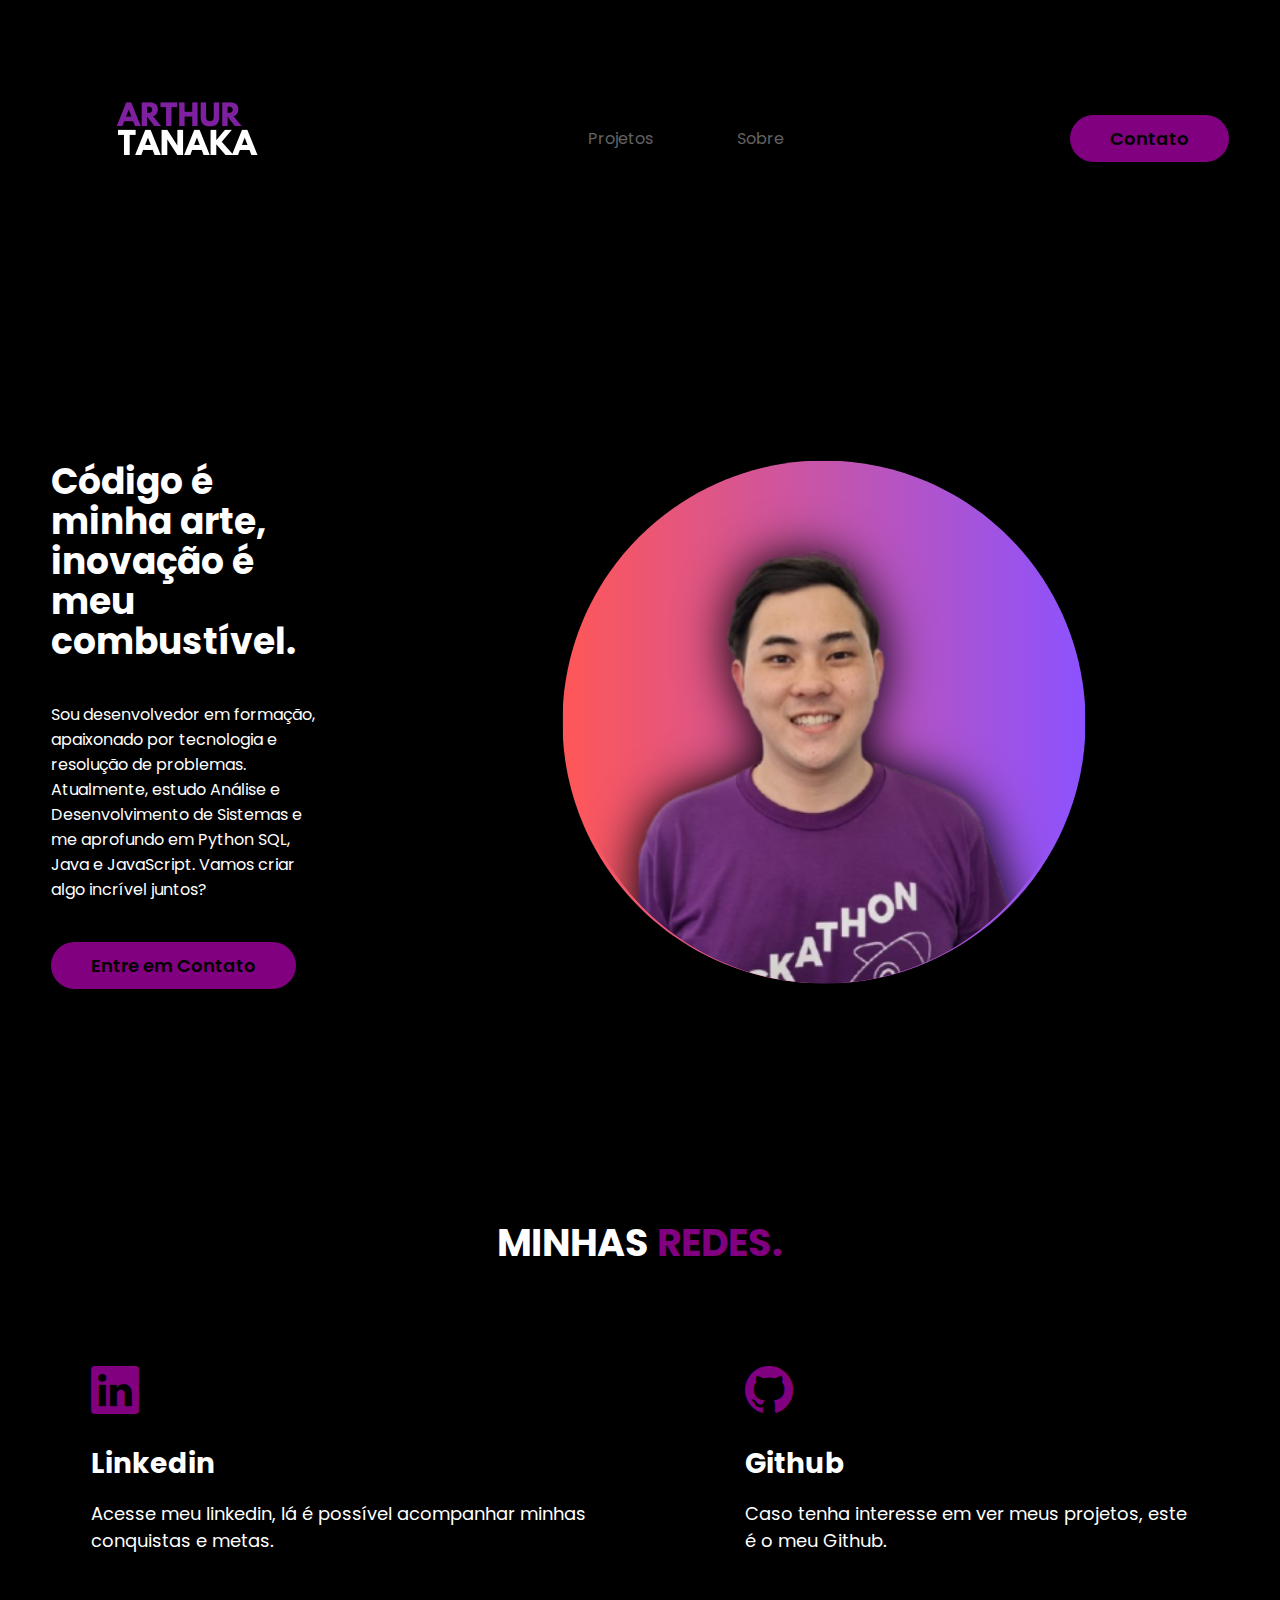
<file: index.html>
<!DOCTYPE html>
<html lang="pt-br">
<head>
    <meta charset="UTF-8">
    <meta name="viewport" content="width=device-width, initial-scale=1.0">
    <link rel="preconnect" href="https://fonts.googleapis.com">
    <link rel="preconnect" href="https://fonts.gstatic.com" crossorigin>
    <link href="https://fonts.googleapis.com/css2?family=Poppins:ital,wght@0,100;0,200;0,300;0,400;0,500;0,600;0,700;0,800;0,900;1,100;1,200;1,300;1,400;1,500;1,600;1,700;1,800;1,900&display=swap" rel="stylesheet">
    <link rel="stylesheet" href="https://cdn.jsdelivr.net/npm/bootstrap-icons@1.11.3/font/bootstrap-icons.min.css">
    <title>Arthur Tanaka</title>
    <link rel="stylesheet" href="style.css">
</head>
<body>
    <header>
        <div class="interface">
            <div class="logo">
                <a href="arthur.html">
                    <img src="imagens/ARTHUR.png" alt="logo/Arthur">
                </a>
            </div>

            <nav class="menu-desktop">
                <ul>
                    <li><a href="projetos/projetos.html">Projetos</a></li>
                    <li><a href="Sobre/sobre.html">Sobre</a></li>
                </ul>
            </nav>
            
            <div class="btn-contato">
                <a href="mailto:arthurtanaka39@gmail.com?subject=Olá&body=Gostaria de mais informações." target="_blank">
                    <button>Contato</button>
                </a>
            </div>
        </div>
    </header>

    <main>
        <section class="topo-do-site">
            <div class="interface">
                <div class="flex">
                    <div class="txt-topo-site">
                        <h1>Código é minha arte, inovação é meu combustível.</h1>
                        <p>
                            Sou desenvolvedor em formação, apaixonado por tecnologia e resolução de problemas.
                            Atualmente, estudo Análise e Desenvolvimento de Sistemas e me aprofundo em Python
                            SQL, Java e JavaScript.
                            Vamos criar algo incrível juntos?
                        </p>

                        <div class="btn-contato">
                            <a href="mailto:arthurtanaka39@gmail.com?subject=Olá&body=Gostaria de mais informações.">
                                <button>Entre em Contato</button>
                            </a>
                        </div>
                    </div>
                    <div class="img-topo-site">
                        <img src="imagens/Arthur-foto.png" alt="minha-imagem">
                    </div>
                </div>
            </div>
        </section>
        <section class="redes-sociais">
            <div class="interface">
                <h2 class="titulo">MINHAS <span>REDES.</span></h2>
                <div class="flex">
                    <div class="redes-sociais-box">
                        <a href="https://www.linkedin.com/in/arthur-tanaka-921830323/">
                        <i class="bi bi-linkedin"></i>
                        <h3>Linkedin</h3>
                        <p>Acesse meu linkedin, lá é possível acompanhar minhas conquistas e metas.</p>
                        </a>
                    </div>
                    <div class="redes-sociais-box">
                        <a href="https://github.com/Arthur-tanaka">
                        <i class="bi bi-github"></i>
                        <h3>Github</h3>
                        <p>Caso tenha interesse em ver meus projetos, este é o meu Github.</p>
                        </a>
                    </div>
                </div>
            </div>
        </section>
    </main>
    
</body>
</html>
</file>
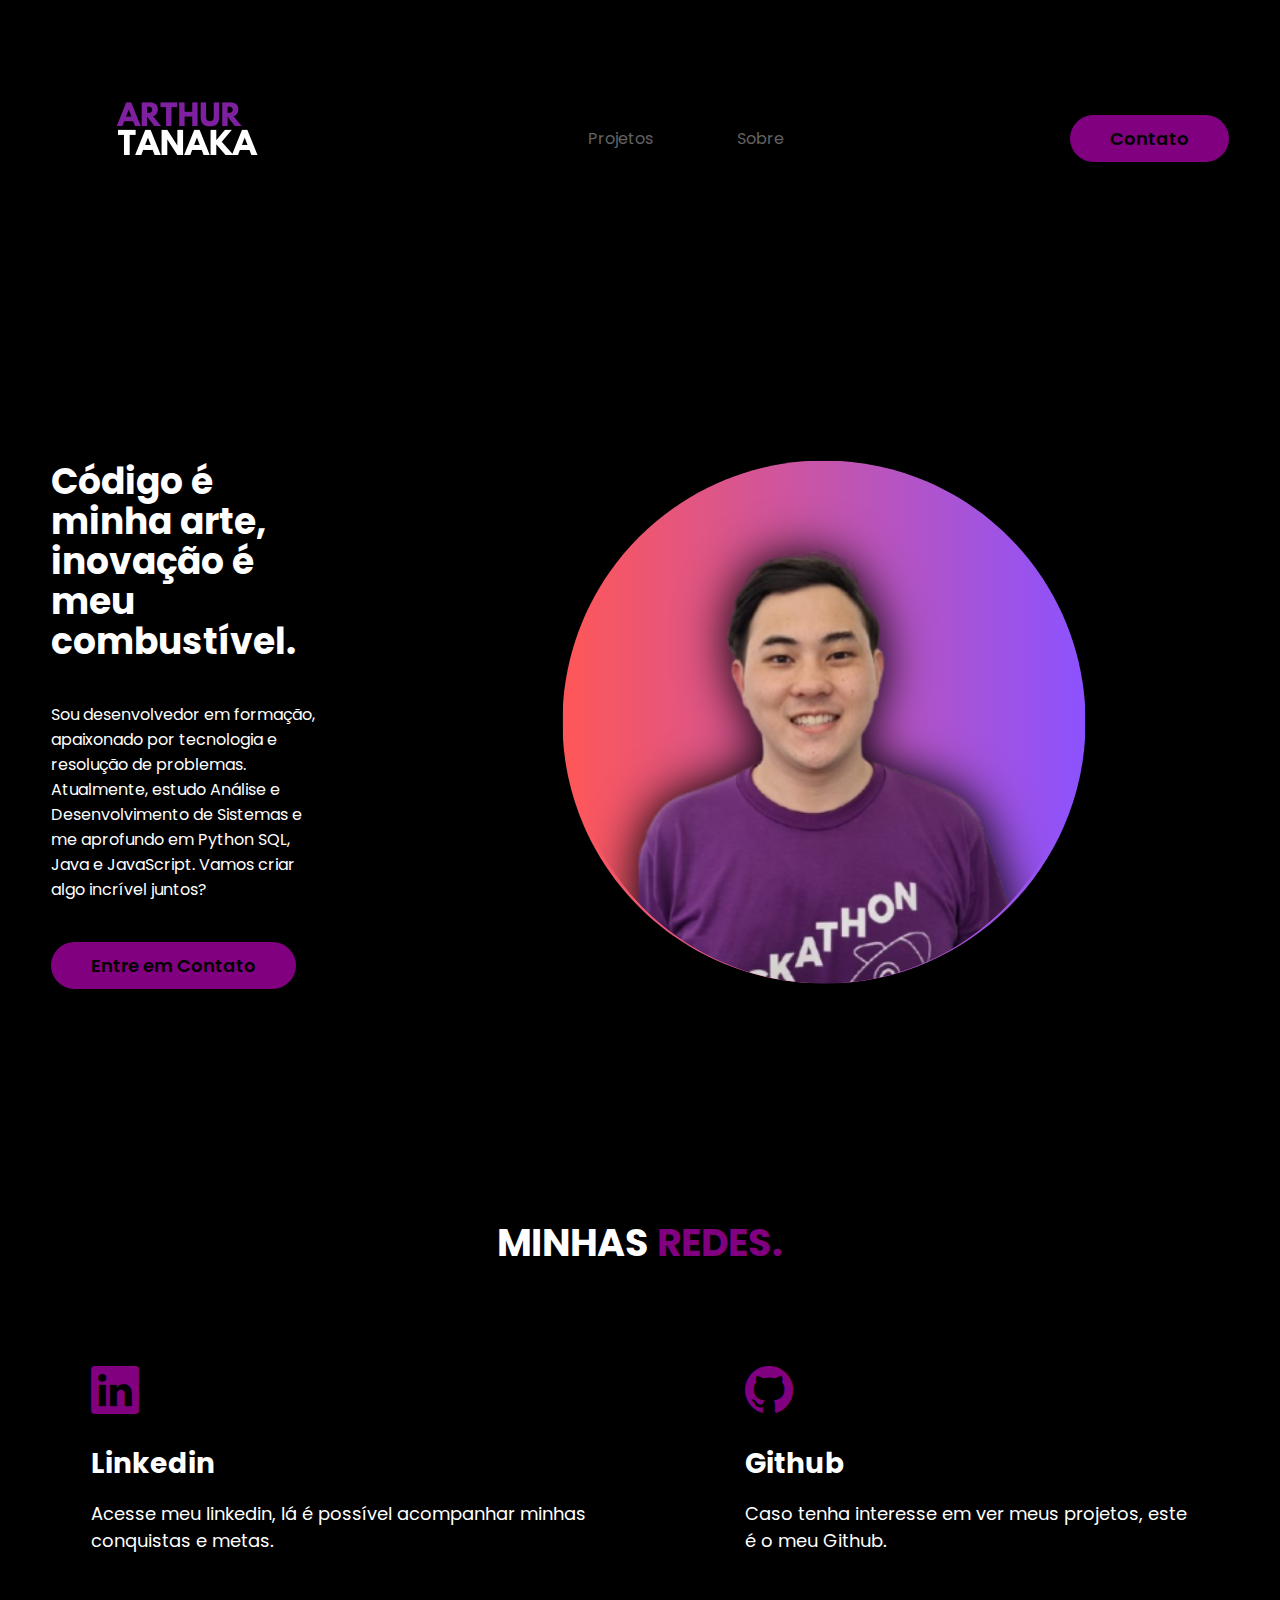
<file: arthur.html>
<!DOCTYPE html>
<html lang="pt-br">
<head>
    <meta charset="UTF-8">
    <meta name="viewport" content="width=device-width, initial-scale=1.0">
    <link rel="preconnect" href="https://fonts.googleapis.com">
    <link rel="preconnect" href="https://fonts.gstatic.com" crossorigin>
    <link href="https://fonts.googleapis.com/css2?family=Poppins:ital,wght@0,100;0,200;0,300;0,400;0,500;0,600;0,700;0,800;0,900;1,100;1,200;1,300;1,400;1,500;1,600;1,700;1,800;1,900&display=swap" rel="stylesheet">
    <link rel="stylesheet" href="https://cdn.jsdelivr.net/npm/bootstrap-icons@1.11.3/font/bootstrap-icons.min.css">
    <title>Arthur Tanaka</title>
    <link rel="stylesheet" href="style.css">
</head>
<body>
    <header>
        <div class="interface">
            <div class="logo">
                <a href="arthur.html">
                    <img src="imagens/ARTHUR.png" alt="logo/Arthur">
                </a>
            </div>

            <nav class="menu-desktop">
                <ul>
                    <li><a href="projetos/projetos.html">Projetos</a></li>
                    <li><a href="Sobre/sobre.html">Sobre</a></li>
                </ul>
            </nav>
            
            <div class="btn-contato">
                <a href="mailto:arthurtanaka39@gmail.com?subject=Olá&body=Gostaria de mais informações." target="_blank">
                    <button>Contato</button>
                </a>
            </div>
        </div>
    </header>

    <main>
        <section class="topo-do-site">
            <div class="interface">
                <div class="flex">
                    <div class="txt-topo-site">
                        <h1>Código é minha arte, inovação é meu combustível.</h1>
                        <p>
                            Sou desenvolvedor em formação, apaixonado por tecnologia e resolução de problemas.
                            Atualmente, estudo Análise e Desenvolvimento de Sistemas e me aprofundo em Python
                            SQL, Java e JavaScript.
                            Vamos criar algo incrível juntos?
                        </p>

                        <div class="btn-contato">
                            <a href="mailto:arthurtanaka39@gmail.com?subject=Olá&body=Gostaria de mais informações.">
                                <button>Entre em Contato</button>
                            </a>
                        </div>
                    </div>
                    <div class="img-topo-site">
                        <img src="imagens/Arthur-foto.png" alt="minha-imagem">
                    </div>
                </div>
            </div>
        </section>
        <section class="redes-sociais">
            <div class="interface">
                <h2 class="titulo">MINHAS <span>REDES.</span></h2>
                <div class="flex">
                    <div class="redes-sociais-box">
                        <a href="https://www.linkedin.com/in/arthur-tanaka-921830323/">
                        <i class="bi bi-linkedin"></i>
                        <h3>Linkedin</h3>
                        <p>Acesse meu linkedin, lá é possível acompanhar minhas conquistas e metas.</p>
                        </a>
                    </div>
                    <div class="redes-sociais-box">
                        <a href="https://github.com/Feragamerbox">
                        <i class="bi bi-github"></i>
                        <h3>Github</h3>
                        <p>Caso tenha interesse em ver meus projetos, este é o meu Github.</p>
                        </a>
                    </div>
                </div>
            </div>
        </section>
    </main>
    
</body>
</html>
</file>
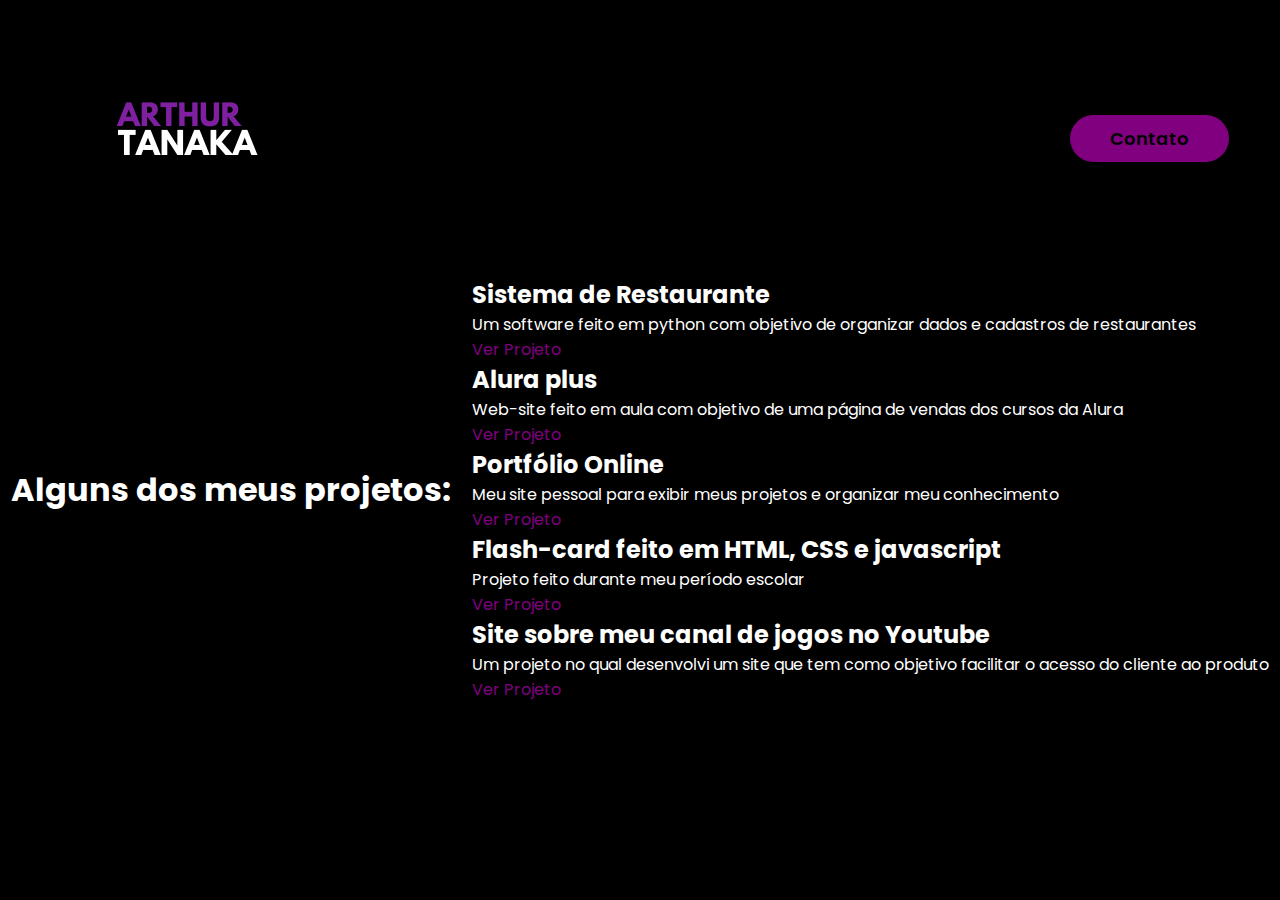
<file: projetos/projetos.html>
<!DOCTYPE html>
<html lang="pt-br">
<head>
    <meta charset="UTF-8">
    <meta name="viewport" content="width=device-width, initial-scale=1.0">
    <title>Projetos</title>
    <link rel="preconnect" href="https://fonts.googleapis.com">
    <link rel="preconnect" href="https://fonts.gstatic.com" crossorigin>
    <link href="https://fonts.googleapis.com/css2?family=Poppins:wght@100;200;300;400;500;600;700;800;900&display=swap" rel="stylesheet">
    <link rel="stylesheet" href="projetos.css">
</head>
<body>
    <header>
        <div class="interface">
            <div class="logo">
                <a href="#">
                    <img src="ARTHUR.png" alt="logo/arthur">
                </a>
            </div>
            <div class="btn-contato">
                <a href="https://wa.me/5513997520087?text=Ol%C3%A1,%20quero%20saber%20mais%20sobre%20seus%20projetos!" target="_blank">
                    <button>Contato</button>
                </a>
            </div>
        </div>
    </header>
    <main>
        <section class="projetos">
            <h1>Alguns dos meus projetos: </h1>
            <div class="container" id="projetos"></div>
        </section>
    </main>
    <div class="Meus-projetos-box">  
    <script>
        let projetos = [
            { nome: "Sistema de Restaurante", descricao: "Um software feito em python com objetivo de organizar dados e cadastros de restaurantes", link: "https://github.com/Feragamerbox/Sabor-Express-Arthur-Tanaka/blob/main/app.py" },
            { nome: "Alura plus", descricao: "Web-site feito em aula com objetivo de uma página de vendas dos cursos da Alura", link: "https://alura-plus-arthur.vercel.app/" },
            { nome: "Portfólio Online", descricao: "Meu site pessoal para exibir meus projetos e organizar meu conhecimento", link: "https://arthur-tanaka.github.io/" },
            { nome: "Flash-card feito em HTML, CSS e javascript", descricao: "Projeto feito durante meu período escolar", link: "https://arthur-tanaka.github.io/Ultimo-projeto-alura-start-/" },
            { nome: "Site sobre meu canal de jogos no Youtube", descricao: "Um projeto no qual desenvolvi um site que tem como objetivo facilitar o acesso do cliente ao produto", link: "https://arthur-tanaka.github.io/Feragamerbox/" },
        ];

        const container = document.getElementById("projetos");
        projetos.forEach(projeto => {
            const card = document.createElement("div");
            card.classList.add("card");
            card.innerHTML = `
                <h2>${projeto.nome}</h2>
                <p>${projeto.descricao}</p>
                <a href="${projeto.link}" target="_blank">Ver Projeto</a>
            `;
            container.appendChild(card);
        });
    </script>
    </div>
</body>
</html>
</file>
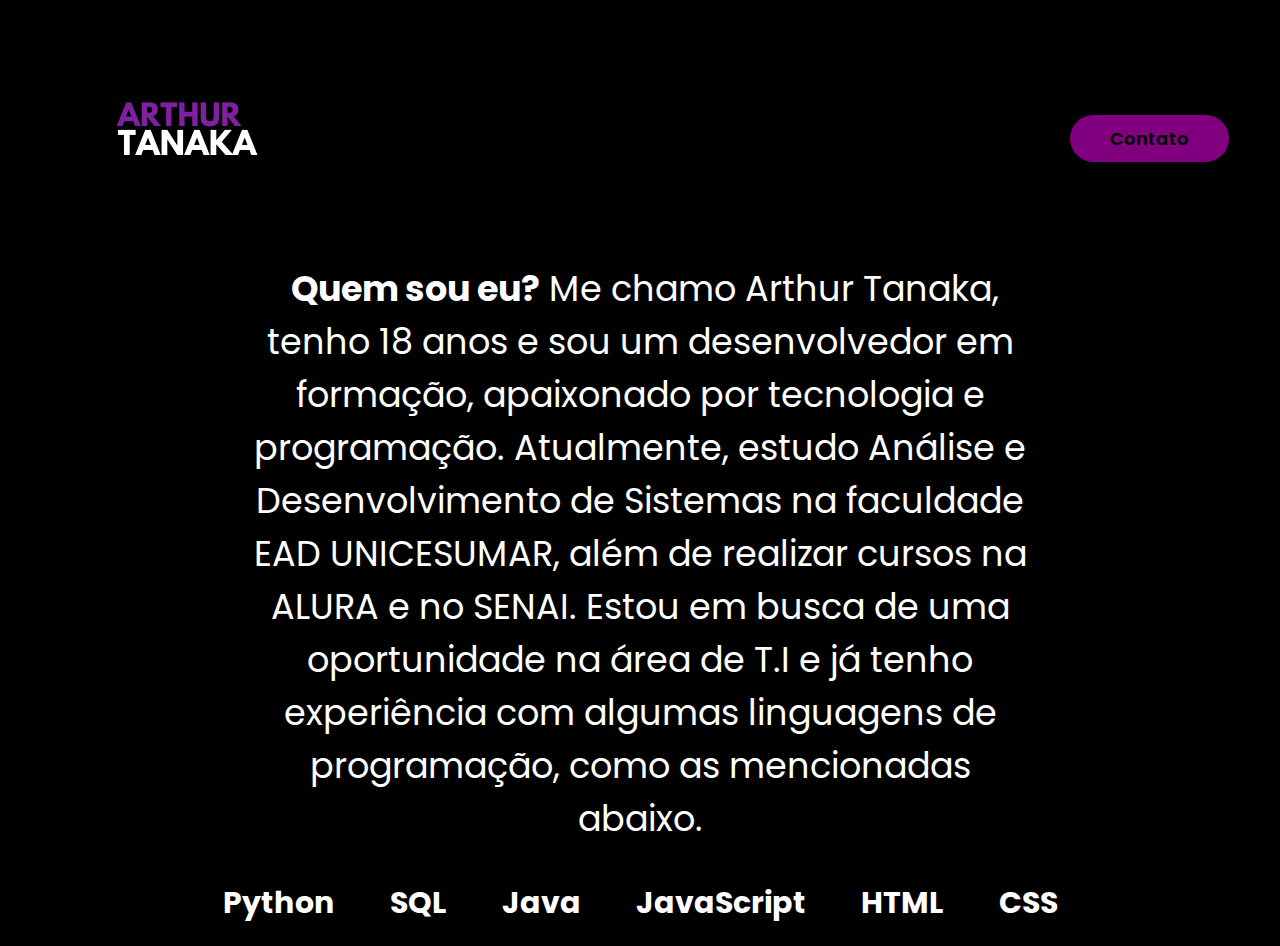
<file: Sobre/sobre.html>
<!DOCTYPE html>
<html lang="pt-br">
<head>
    <meta charset="UTF-8">
    <meta name="viewport" content="width=device-width, initial-scale=1.0">
    <title>Sobre</title><meta charset="UTF-8">
    <meta name="viewport" content="width=device-width, initial-scale=1.0">
    <link rel="preconnect" href="https://fonts.googleapis.com">
    <link rel="preconnect" href="https://fonts.gstatic.com" crossorigin>
    <link href="https://fonts.googleapis.com/css2?family=Poppins:ital,wght@0,100;0,200;0,300;0,400;0,500;0,600;0,700;0,800;0,900;1,100;1,200;1,300;1,400;1,500;1,600;1,700;1,800;1,900&display=swap" rel="stylesheet">
    <link rel="stylesheet" href="https://cdn.jsdelivr.net/npm/bootstrap-icons@1.11.3/font/bootstrap-icons.min.css">
    <link rel="stylesheet" href="sobre.css">
</head>
<body>
    <header>
        <div class="interface">
            <div class="logo">
                <a href="#">
                    <img src="ARTHUR.png" alt="logo/arthur">
                </a>
            </div>

            </nav>
            <div class="btn-contato">
                <a href="https://wa.me/5513997520087?text=Olá,%20quero%20saber%20mais%20sobre%20seus%20projetos!" target="_blank">
                    <button>Contato</button>
                </a>
            </div>
        </div>
    </header>
<body>
    <section class="sobre">
        <div class="container">
            <div class="textos">
                <p><strong>Quem sou eu?</strong> Me chamo Arthur Tanaka, tenho 18 anos e sou um desenvolvedor em formação, apaixonado por tecnologia e programação. Atualmente, estudo Análise e Desenvolvimento de Sistemas na faculdade EAD UNICESUMAR, além de realizar cursos na ALURA e no SENAI. Estou em busca de uma oportunidade na área de T.I e já tenho experiência com algumas linguagens de programação, como as mencionadas abaixo. </p>
            </div>
            <ul class="habilidades">
                <li class="habilidade-1">
                    <a href="https://pt.wikipedia.org/wiki/Python"><h2>Python</h2></a>
                </li>
                <li class="habilidade-2">
                    <a href="https://pt.wikipedia.org/wiki/SQL"><h2>SQL</h2></a>
                </li>
                <li class="habilidade-3">
                    <a href="https://pt.wikipedia.org/wiki/Java_(linguagem_de_programa%C3%A7%C3%A3o)"><h2>Java</h2></a>
                </li>
                <li class="habilidade-4">
                    <a href="https://pt.wikipedia.org/wiki/JavaScript"><h2>JavaScript</h2></a>
                </li>
                <li class="habilidade-5">
                    <a href="https://pt.wikipedia.org/wiki/HTML"><h2>HTML</h2></a>
                </li>
                <li class="habilidade-6">
                    <a href="https://pt.wikipedia.org/wiki/Cascading_Style_Sheets"><h2>CSS</h2></a>
                </li>
            </ul>
        </div>
    </section>
</body>
</html>
</file>
<file: style.css>
@font-face {
    font-family: 'Iosevka Nerd Font';
    src: url(./fontes/IosevkaNerdFont-Medium.ttf);
    font-style: normal;
}

*{
    margin: 0px;
    padding: 0px;
    box-sizing: border-box;
    font-family: 'Poppins', sans-serif;
      
}

body{
    background-color: black;
    height: 100vh;
}

.nerd {
    font-family: 'Iosevka Nerd Font', monospace;
}

.interface{
    max-width: 1280px;
    margin: 0 auto;
}

.flex{
    display: flex;
}

.btn-contato button{
    padding: 10px 40px;
    font-size: 18px;
    font-weight: 600;
    background-color: purple;
    border: 0;
    border-radius: 30px;
    cursor: pointer;
    transition: .2s;
} 

h2.titulo{
    color: #fff;
    font-size: 38px;
    text-align: center;
}

h2.titulo span{
    color: purple;
}

.btn-contato button:hover{
    box-shadow: 0px 0px 8px purple;
    transform: scale(1.05);
}

header{
    padding: 10px 4%;
}

header > .interface {
    display: flex;
    align-items: center;
    justify-content: space-between;
}

header a{
    color: #636262;
    text-decoration: none;
    display: inline-block;
    transition: .2s;
    
}

header a:hover{
    color: #fff;
    transform: scale(1.05);
}

header nav ul{
    list-style-type: none;
}

header nav ul li{
    display: inline-block;
    padding: 0 40px;
}

/*ESTILO TOPO DO SITE */
section.topo-do-site{
    padding: 40px 4%;
}

section.topo-do-site .flex{
    align-items: center;
    justify-content: center;
    gap: 90px;
}

.topo-do-site h1{
    color: #fff;
    font-size: 36px;
    line-height: 40px;
}

.topo-do-site .txt-topo-site p{
    color: #fff;
    margin: 40px 0px;
}

.topo-do-site .img-topo-site img{
    position: relative;
    animation: flutuante 2s ease-in-out infinite alternate;
}


@keyframes flutuante{
    0%{
        top: 0;
    }
    100%{
        top: 30px;
    }
}

/*Box*/

section.redes-sociais{
    padding: 40px 4%;
    
}

section.redes-sociais .flex{
    gap: 60px;
    
}


.redes-sociais .redes-sociais-box{
    color: #fff;
    padding: 40px;
    border-radius: 20px;
    margin-top: 45px;
    transition: .2s;
}

.redes-sociais .redes-sociais-box:hover{
    transform: scale(1.05);
    box-shadow: 0 0 20px #ffffff6c;
    
}


.redes-sociais .redes-sociais-box  i{
    font-size: 48px;
    color: purple;
    
}

.redes-sociais .redes-sociais-box h3{
    font-size: 28px;
    margin: 15px 0;
    color: #fff;
}

.redes-sociais .redes-sociais-box p{
    font-size: 18px;
    margin: 15px 0;
    color: #fff;
    
}

.redes-sociais .redes-sociais-box a{
    font-size: 18px;
    margin: 15px 0;
    color: #fff;
    text-decoration: none;
    
}
</file>
<file: projetos/projetos.css>
*{
    margin: 0px;
    padding: 0px;
    box-sizing: border-box;
    font-family: 'Poppins', sans-serif;
      
}

body{
    background-color: black;
    height: 100vh;
}

.interface{
    max-width: 1280px;
    margin: 0 auto;
}

.flex{
    display: flex;
}

.btn-contato button{
    padding: 10px 40px;
    font-size: 18px;
    font-weight: 600;
    background-color: purple;
    border: 0;
    border-radius: 30px;
    cursor: pointer;
    transition: .2s;
} 

h2.titulo{
    color: #fff;
    font-size: 38px;
    text-align: center;
}

h2.titulo span{
    color: purple;
}

.btn-contato button:hover{
    box-shadow: 0px 0px 8px purple;
    transform: scale(1.05);
}

header{
    padding: 10px 4%;
}

header > .interface {
    display: flex;
    align-items: center;
    justify-content: space-between;
}

header a{
    color: #636262;
    text-decoration: none;
    display: inline-block;
    transition: .2s;
    
}

header a:hover{
    color: #fff;
    transform: scale(1.05);
}

header nav ul{
    list-style-type: none;
}

header nav ul li{
    display: inline-block;
    padding: 0 40px;
}

.projetos{
    color: #fff;
    display: flex;
    justify-content:space-around;
    align-items: center;
    
}

a{
    color: purple;
    text-decoration: none;
}
</file>
<file: Sobre/sobre.css>
*{
    margin: 0px;
    padding: 0px;
    box-sizing: border-box;
    font-family: 'Poppins', sans-serif;
      
}

body{
    background-color: black;
    height: 100vh;
}

.interface{
    max-width: 1280px;
    margin: 0 auto;
}

.flex{
    display: flex;
}

.btn-contato button{
    padding: 10px 40px;
    font-size: 18px;
    font-weight: 600;
    background-color: purple;
    border: 0;
    border-radius: 30px;
    cursor: pointer;
    transition: .2s;
} 

h3{
    color: #fff;
    font-size: 50px;
    text-align: center;
    line-height: 46px;
}

p{
    color: white;
    text-align: center;
    margin: 60px;
   text-indent: 10px;
    font-size: 30px;
    
}



.btn-contato button:hover{
    box-shadow: 0px 0px 8px purple;
    transform: scale(1.05);
}

header{
    padding: 10px 4%;
}

header > .interface {
    display: flex;
    align-items: center;
    justify-content: space-between;
}

header a{
    color: #636262;
    text-decoration: none;
    display: inline-block;
    transition: .2s;
    
}

header a:hover{
    color: #fff;
    transform: scale(1.05);
}

header nav ul{
    list-style-type: none;
}

header nav ul li{
    display: inline-block;
    padding: 0 40px;
}

.sobre {
    align-items: flex-start;
    background-color: black;
    padding: 5px 0;
}

.container {
    max-width: 900px;
    margin: 0 auto;
    text-align: center;
}

.textos p {
    font-size: 35px;
    color: #fff;
    margin-bottom: 20px;
    margin-top: -20px;
}

.habilidades {
    list-style: none;
    display: flex;
    justify-content: center;
    gap: 15px;
    flex-wrap: wrap;
    padding: 0;
    color: #fff;

}

.habilidades li {
    background: black;
    color: #fff;
    padding: 15px 20px;
    border-radius: 8px;
    font-size: 20px;
    font-weight: bold;
    transition: 0.3s;
}

.habilidades li:hover {
    background: purple;
    transform: scale(1.1);
    text-decoration: none;
}

.habilidade-1 a{
    color: white;
    text-decoration: none;
    
}
.habilidade-2 a{
    color: white;
    text-decoration: none;
    
}
.habilidade-3 a{
    color: white;
    text-decoration: none;
    
}
.habilidade-4 a{
    color: white;
    text-decoration: none;
    
}
.habilidade-5 a{
    color: white;
    text-decoration: none;
    
}
.habilidade-6 a{
    color: white;
    text-decoration: none;
    
}
</file>
